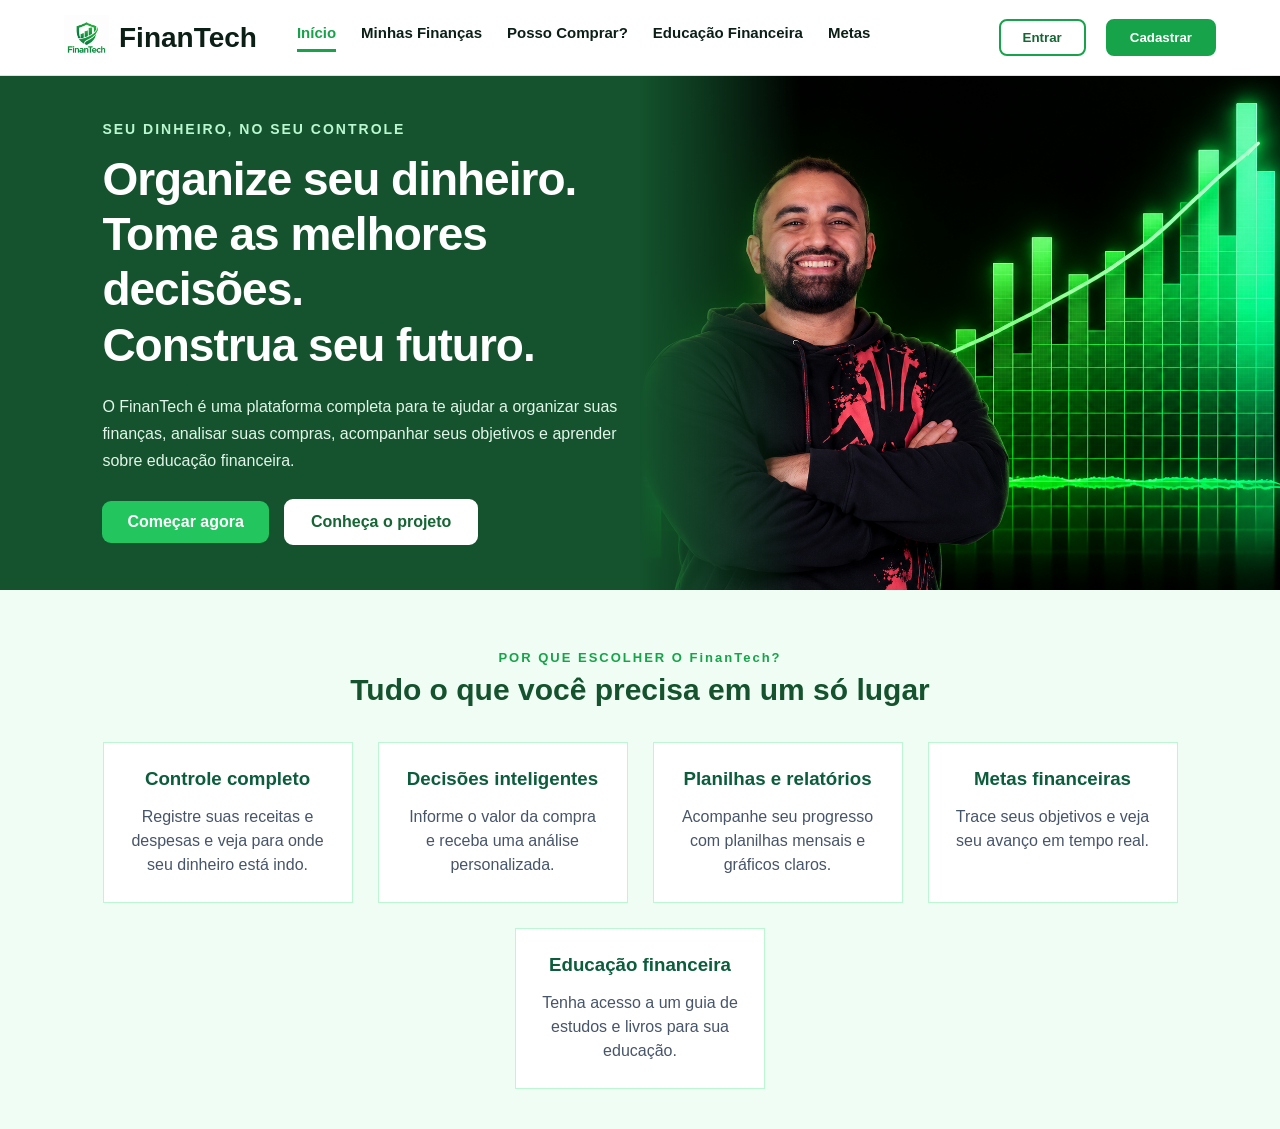
<file: index.html>
<!DOCTYPE html>
<html lang="PT-BR">

<head>
    <meta charset="UTF-8">
    <meta name="viewport" content="width=device-width, initial-scale=1.0">
    <title>FinanTech</title>
    <link rel="stylesheet" href="style.css">
</head>

<body>

    <header>
        <section class="inicio">

            <a href="index.html" class="logo">
                <img src="img/logo FINANTECH.png" alt="Logo FinanTech">
                <h1>FinanTech</h1>
            </a>


            <nav class="nav">
                <a href="index.html"class="active">Início</a>
                <a href="minhasfinanças.html">Minhas Finanças</a>
                <a href="possocomprar.html">Posso Comprar?</a>
                <a href="EducaçãoFinanceira.html">Educação Financeira</a>
                <a href="metas.html">Metas</a>
            </nav>

        </section>

        <section id="acoes-usuario" class="acoes-usuario">
            <a href="loginEntrar.html">
                <button>Entrar</button>
            </a>

            <a href="loginCadastrar.html">
                <button class="cadastrar">Cadastrar</button>
            </a>
        </section>
    </header>


    <p id="mensagem-boas-vindas" class="mensagem-boas-vindas" aria-live="polite" hidden></p>

    <section class="telaaa">

        <section class="tela">

            <p>SEU DINHEIRO, NO SEU CONTROLE</p>

            <h1>Organize seu dinheiro.</h1>

            <h1 class="telaa">
                Tome as melhores decisões.
            </h1>

            <h1>Construa seu futuro.</h1>

            <p id="frase">
                O FinanTech é uma plataforma completa para te ajudar a organizar
                suas finanças, analisar suas compras, acompanhar seus objetivos
                e aprender sobre educação financeira.
            </p>

            <section class="botoesprinc">

                <button class="comecar">
                    <h4>Começar agora</h4>
                </button>

                <button class="projeto">
                    <h4>Conheça o projeto</h4>
                </button>

            </section>

        </section>


        <section class="imagem-hero">
            <img src="img/ALEQUIS.png" alt="Finanças FinanTech">
        </section>

    </section>


    <footer>

        <p>POR QUE ESCOLHER O FinanTech?</p>

        <h1>
            Tudo o que você precisa em um só lugar
        </h1>

        <section class="card">

            <section class="item">
                <h3>Controle completo</h3>

                <p>
                    Registre suas receitas e despesas e veja para onde
                    seu dinheiro está indo.
                </p>
            </section>

            <section class="item">
                <h3>Decisões inteligentes</h3>

                <p>
                    Informe o valor da compra e receba uma análise
                    personalizada.
                </p>
            </section>

            <section class="item">
                <h3>Planilhas e relatórios</h3>

                <p>
                    Acompanhe seu progresso com planilhas mensais
                    e gráficos claros.
                </p>
            </section>

            <section class="item">
                <h3>Metas financeiras</h3>

                <p>
                    Trace seus objetivos e veja seu avanço em tempo real.
                </p>
            </section>

            <section class="item">
                <h3>Educação financeira</h3>

                <p>
                    Tenha acesso a um guia de estudos e livros para
                    sua educação.
                </p>
            </section>

        </section>

    </footer>
    <script src="script.js"></script>
</body>

</html>
</file>
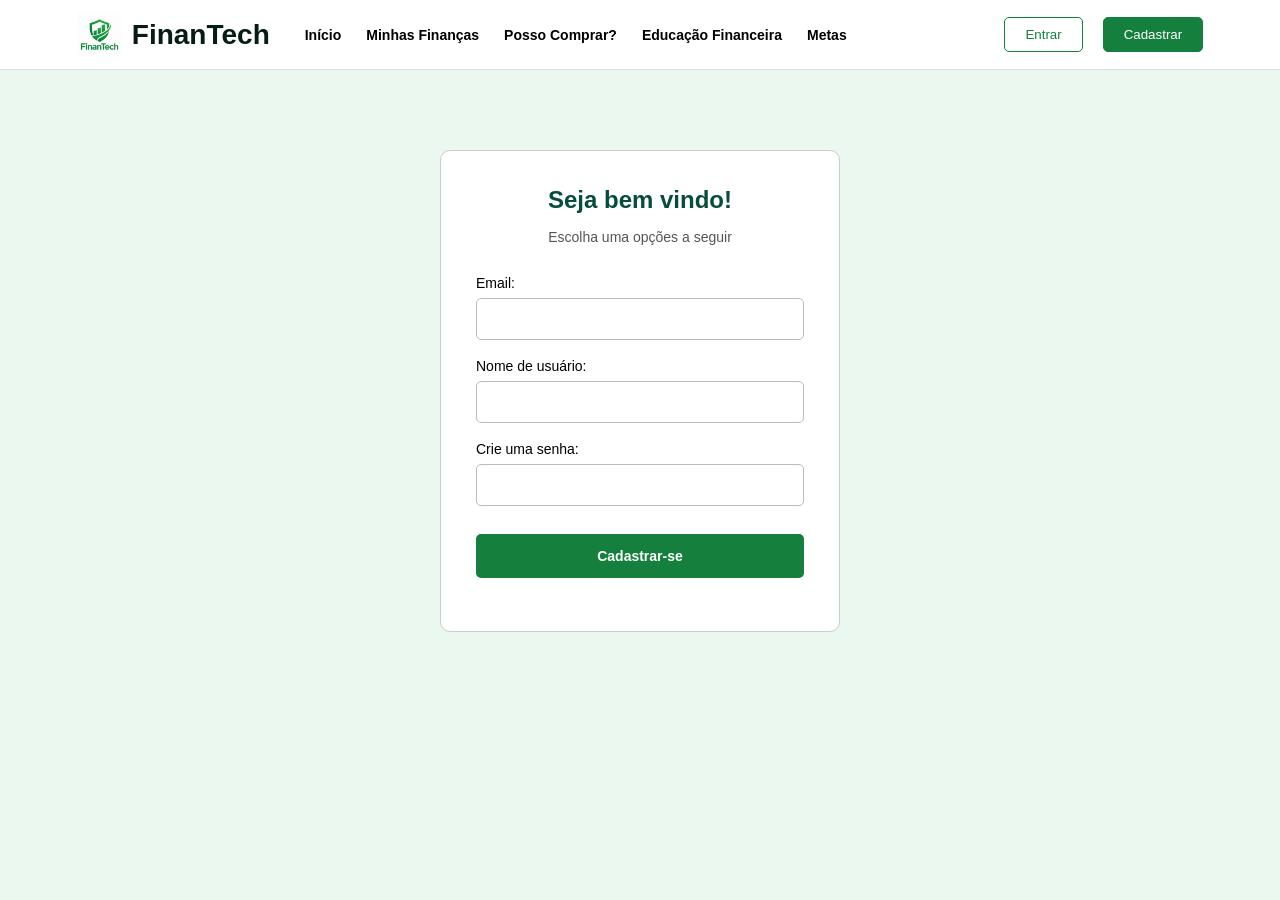
<file: loginCadastrar.html>
<!DOCTYPE html>
<html lang="PT-BR">

<head>
    <meta charset="UTF-8">
    <meta name="viewport" content="width=device-width, initial-scale=1.0">
    <title>FinanTech</title>
</head>
<link rel="stylesheet" href="styleCADASTRAR.css">

<body>
    <header>

        <section class="inicio">
            <a href="index.html" class="logo">
                <img src="img/logo FINANTECH.png" alt="Logo FinanTech">
                <h1>FinanTech</h1>
            </a>

            <nav class="nav">
                <a href="index.html">Início</a>
                <a href="minhasfinanças.html">Minhas Finanças</a>
                <a href="possocomprar.html">Posso Comprar?</a>
                <a href="EducaçãoFinanceira.html">Educação Financeira</a>
                <a href="metas.html">Metas</a>
            </nav>
        </section>
        <section id="acoes-usuario" class="acoes-usuario">
            <a href="loginEntrar.html">
                <button>Entrar</button>
            </a>
            <a href="loginCadastrar.html">
                <button class="cadastrar">Cadastrar</button>
            </a>
        </section>
    </header>

    <section class="login">
        <h2>Seja bem vindo!</h2>
        <h3>Escolha uma opções a seguir</h3>
        <form method="POST" action="api/login">
            <label for="mail">Email: </label>
            <input type="email" id="mail" name="mail" />
            <br />
            <label for="usuario">Nome de usuário:</label>
            <input type="text" id="usuario" name="usuario" />
            <br />
            <label for="pw">Crie uma senha: </label>
            <input type="password" id="pw" name="pw" />
            <br />
            <input type="submit" value="Cadastrar-se" />
            <br />
        </form>

    </section>
    <script src="script.js"></script>
    <script src="loginCADASTRO.js"></script>
</body>

</html>
</file>
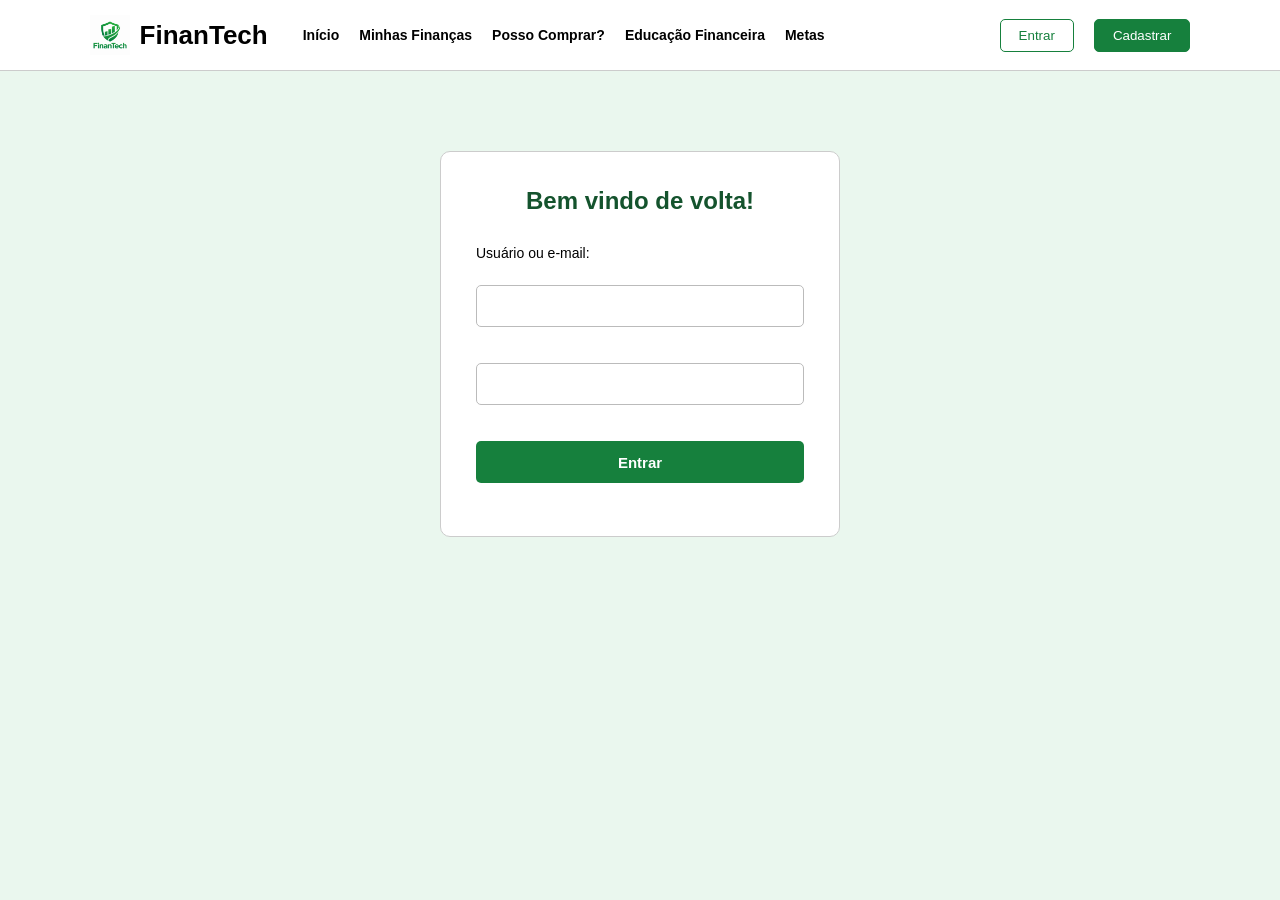
<file: loginEntrar.html>
<!DOCTYPE html>
<html lang="PT-BR">
<head>
    <meta charset="UTF-8">
    <meta name="viewport" content="width=device-width, initial-scale=1.0">
    <title>FinanTech</title>
    <link rel="stylesheet" href="styleLOGINentrar.css">
</head>
<body>
    <header>
        <section class="inicio">
            <a href="index.html" class="logo">
                <img src="img/logo FINANTECH.png" alt="Logo FinanTech">
                <h1>FinanTech</h1>
            </a>
           
        <nav class="nav">
            <a href="index.html">Início</a>
            <a href="minhasfinanças.html" class="active">Minhas Finanças</a>
            <a href="possocomprar.html">Posso Comprar?</a>
            <a href="EducaçãoFinanceira.html">Educação Financeira</a>
            <a href="metas.html">Metas</a>
        </nav>
        </section>
        <section id="acoes-usuario" class="acoes-usuario">
            <a href="loginEntrar.html">
                <button>Entrar</button>
            </a>
            <a href="loginCadastrar.html">
                <button class="cadastrar">Cadastrar</button>
            </a>
        </section>
    </header>
        <section class="Login">
            <h2>Bem vindo de volta!</h2>
            <p id="mensagem-login" class="mensagem-login" role="alert" aria-live="polite" hidden></p>

            <form id="form-login" novalidate>
                <label for="mail">Usuário ou e-mail:</label><br>
                <input type="email" id="mail" name="mail"><br>
                <input type="password" id="pw" name="pw"><br>           
                <input type="submit" value="Entrar" />
                <br />

            </form>

        </section>
        <script src="script.js"></script>
        <script src="loginENTRAR.js"></script>
</body>
</html>
</file>
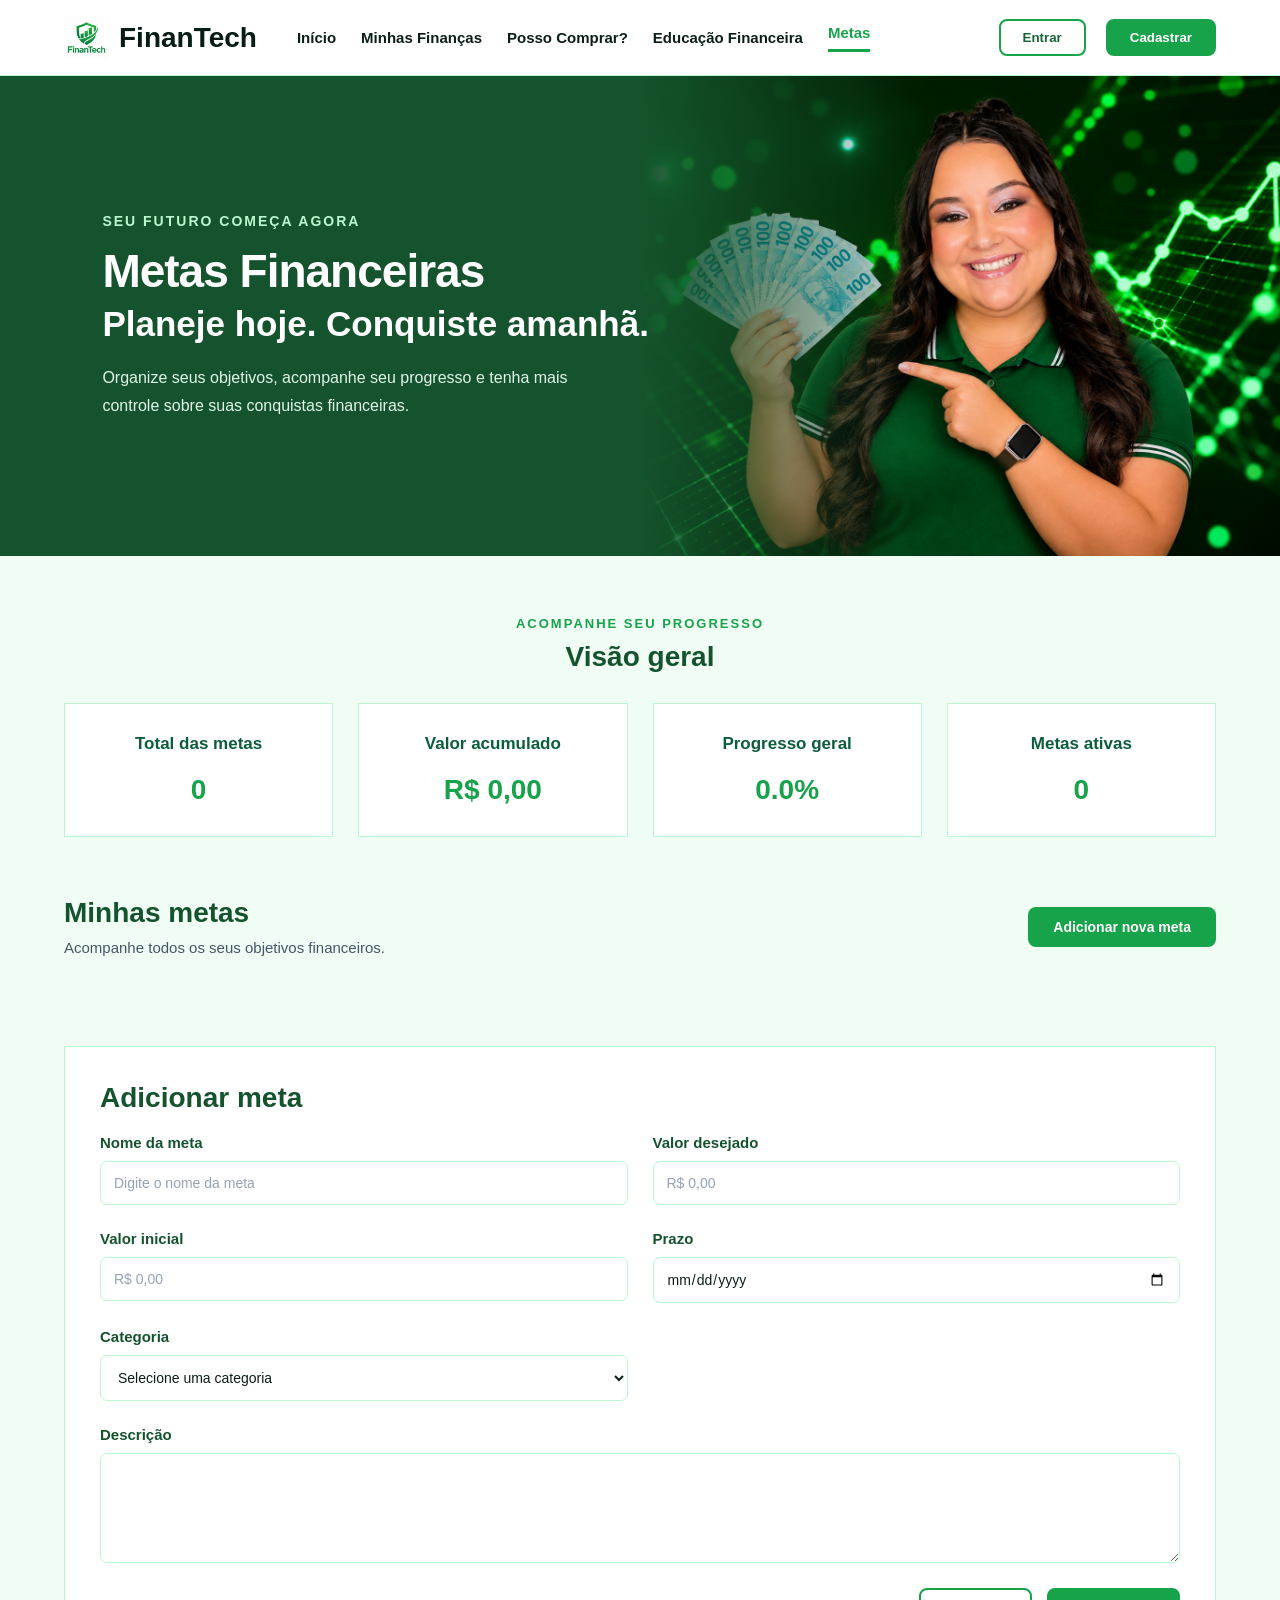
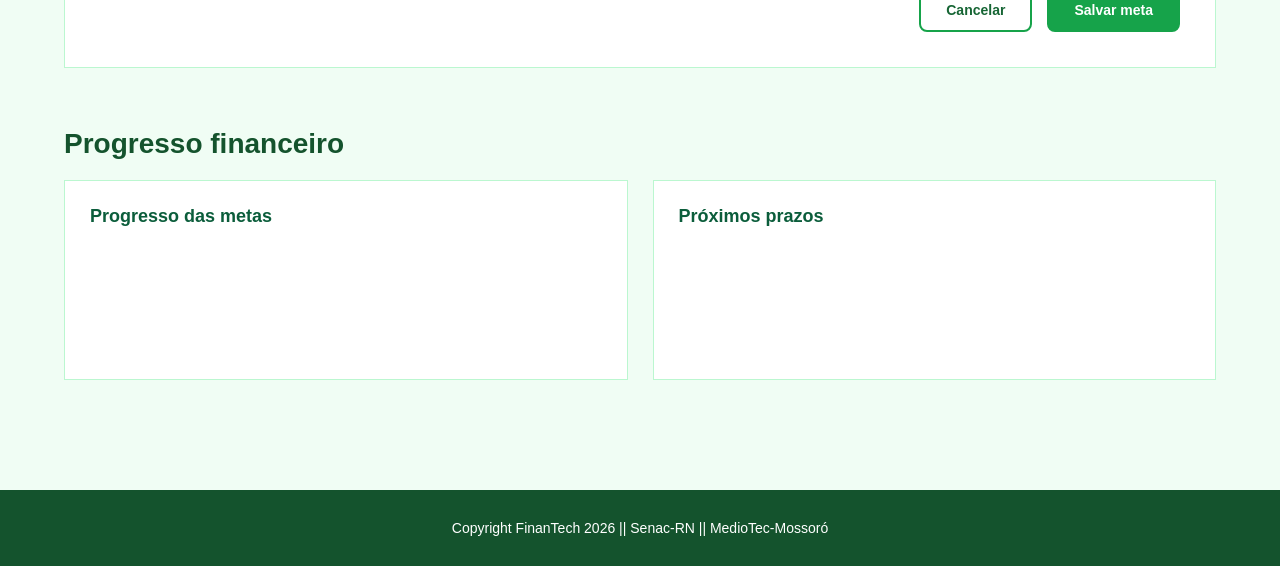
<file: metas.html>
<!DOCTYPE html>
<html lang="pt-BR">

<head>
    <meta charset="UTF-8">
    <meta name="viewport" content="width=device-width, initial-scale=1.0">
    <title>Metas Financeiras - FinanTech</title>
    <link rel="stylesheet" href="styleMETAS.css">
</head>

<body>

    <header>
        <section class="inicio">

            <a href="index.html" class="logo">
                <img src="img/logo FINANTECH.png" alt="Logo FinanTech">
                <h1>FinanTech</h1>
            </a>


            <nav class="nav">
                <a href="index.html">Início</a>
                <a href="minhasfinanças.html" >Minhas Finanças</a>
                <a href="possocomprar.html">Posso Comprar?</a>
                <a href="EducaçãoFinanceira.html">Educação Financeira</a>
                <a href="metas.html" class="active">Metas</a>
            </nav>
        </section>

        <section id="acoes-usuario" class="botoes acoes-usuario">
            <a href="loginEntrar.html">
                <button>Entrar</button>
            </a>

            <a href="loginCadastrar.html">
                <button class="cadastrar">Cadastrar</button>
            </a>
        </section>
    </header>

    <main>

        <section class="apresentacao">
            <p>SEU FUTURO COMEÇA AGORA</p>
            <h1>Metas Financeiras</h1>
            <h2>Planeje hoje. Conquiste amanhã.</h2>
            <p class="descricao">
                Organize seus objetivos, acompanhe seu progresso
                e tenha mais controle sobre suas conquistas financeiras.
            </p>

            <section class="imagem-hero">
                <img src="img/yasmim atualizada.png" alt="yasmim">
            </section>
            
        </section>

        <section class="conteudo">
            <section class="visao-geral">

                <p class="subtitulo">ACOMPANHE SEU PROGRESSO</p>
                <h2>Visão geral</h2>

                <section class="indicadores">

                    <article class="indicador">
                        <h3>Total das metas</h3>
                        <p id="total-metas">0</p>
                    </article>

                    <article class="indicador">
                        <h3>Valor acumulado</h3>
                        <p id="valor-acumulado">R$ 0,00</p>
                    </article>

                    <article class="indicador">
                        <h3>Progresso geral</h3>
                        <p id="progresso-geral">0%</p>
                    </article>

                    <article class="indicador">
                        <h3>Metas ativas</h3>
                        <p id="metas-ativas">0</p>
                    </article>

                </section>
            </section>

            <section class="minhas-metas">
                <section class="titulo-metas">
                    <div>
                        <h2>Minhas metas</h2>
                        <p>Acompanhe todos os seus objetivos financeiros.</p>
                    </div>

                    <button type="button" id="adicionar-meta">
                        Adicionar nova meta
                    </button>
                </section>

                <section id="lista-metas">
                    <article class="meta">

                        <header class="cabecalho-meta">
                            <div>
                                <h3>Minha primeira meta</h3>
                                <p>Comece a planejar seu objetivo.</p>
                            </div>

                            <button type="button">Opções</button>
                        </header>

                        <div class="progresso-meta">
                            <p>Progresso</p>
                            <progress value="0" max="100"></progress>
                            <span>0%</span>
                        </div>

                        <section class="informacoes-meta">

                            <div>
                                <p>Valor atual</p>
                                <h4>R$ 0,00</h4>
                            </div>

                            <div>
                                <p>Valor objetivo</p>
                                <h4>R$ 0,00</h4>
                            </div>

                            <div>
                                <p>Prazo</p>
                                <h4>Não definido</h4>
                            </div>

                        </section>
                    </article>
                </section>
            </section>

            <section class="adicionar">
                <h2>Adicionar meta</h2>
                <form id="form-meta">

                    <div>
                        <label for="nome-meta">Nome da meta</label>
                        <input type="text" id="nome-meta" name="nome-meta" placeholder="Digite o nome da meta" required>
                    </div>

                    <div>
                        <label for="valor-meta">Valor desejado</label>
                        <input type="number" id="valor-meta" name="valor-meta" placeholder="R$ 0,00" min="0.01"
                            step="0.01" required>
                    </div>

                    <div>
                        <label for="valor-inicial">Valor inicial</label>
                        <input type="number" id="valor-inicial" name="valor-inicial" placeholder="R$ 0,00" min="0"
                            step="0.01">
                    </div>

                    <div>
                        <label for="prazo-meta">Prazo</label>
                        <input type="date" id="prazo-meta" name="prazo-meta">
                    </div>

                    <div>
                        <label for="categoria-meta">Categoria</label>

                        <select id="categoria-meta" name="categoria-meta">
                            <option value="">Selecione uma categoria</option>
                            <option value="pessoal">Pessoal</option>
                            <option value="casa">Casa</option>
                            <option value="viagem">Viagem</option>
                            <option value="investimento">Investimento</option>
                            <option value="emergencia">Emergência</option>
                            <option value="outros">Outros</option>
                        </select>
                    </div>

                    <div class="campo-descricao">
                        <label for="descricao-meta">Descrição</label>
                        <textarea id="descricao-meta" name="descricao-meta"
                            placeholder="Adicione uma descrição para sua meta">
                        </textarea>
                    </div>

                    <div class="botoes-formulario">
                        <button type="reset" class="cancelar">
                            Cancelar
                        </button>

                        <button type="submit" class="salvar">
                            Salvar meta
                        </button>
                    </div>
                </form>
            </section>

            <section class="financeiro">
                <h2>Progresso financeiro</h2>
                <section class="painel-financeiro">

                    <article class="painel">
                        <h3>Progresso das metas</h3>
                        <div id="grafico-progresso"></div>
                    </article>

                    <article class="painel">
                        <h3>Próximos prazos</h3>
                        <ul id="proximos-prazos"></ul>
                    </article>

                </section>
            </section>
        </section>
    </main>

    <footer>
        <p>
            Copyright FinanTech 2026 || Senac-RN || MedioTec-Mossoró
        </p>
    </footer>

    <script src="metas.js"></script>
</body>

</html>
</file>
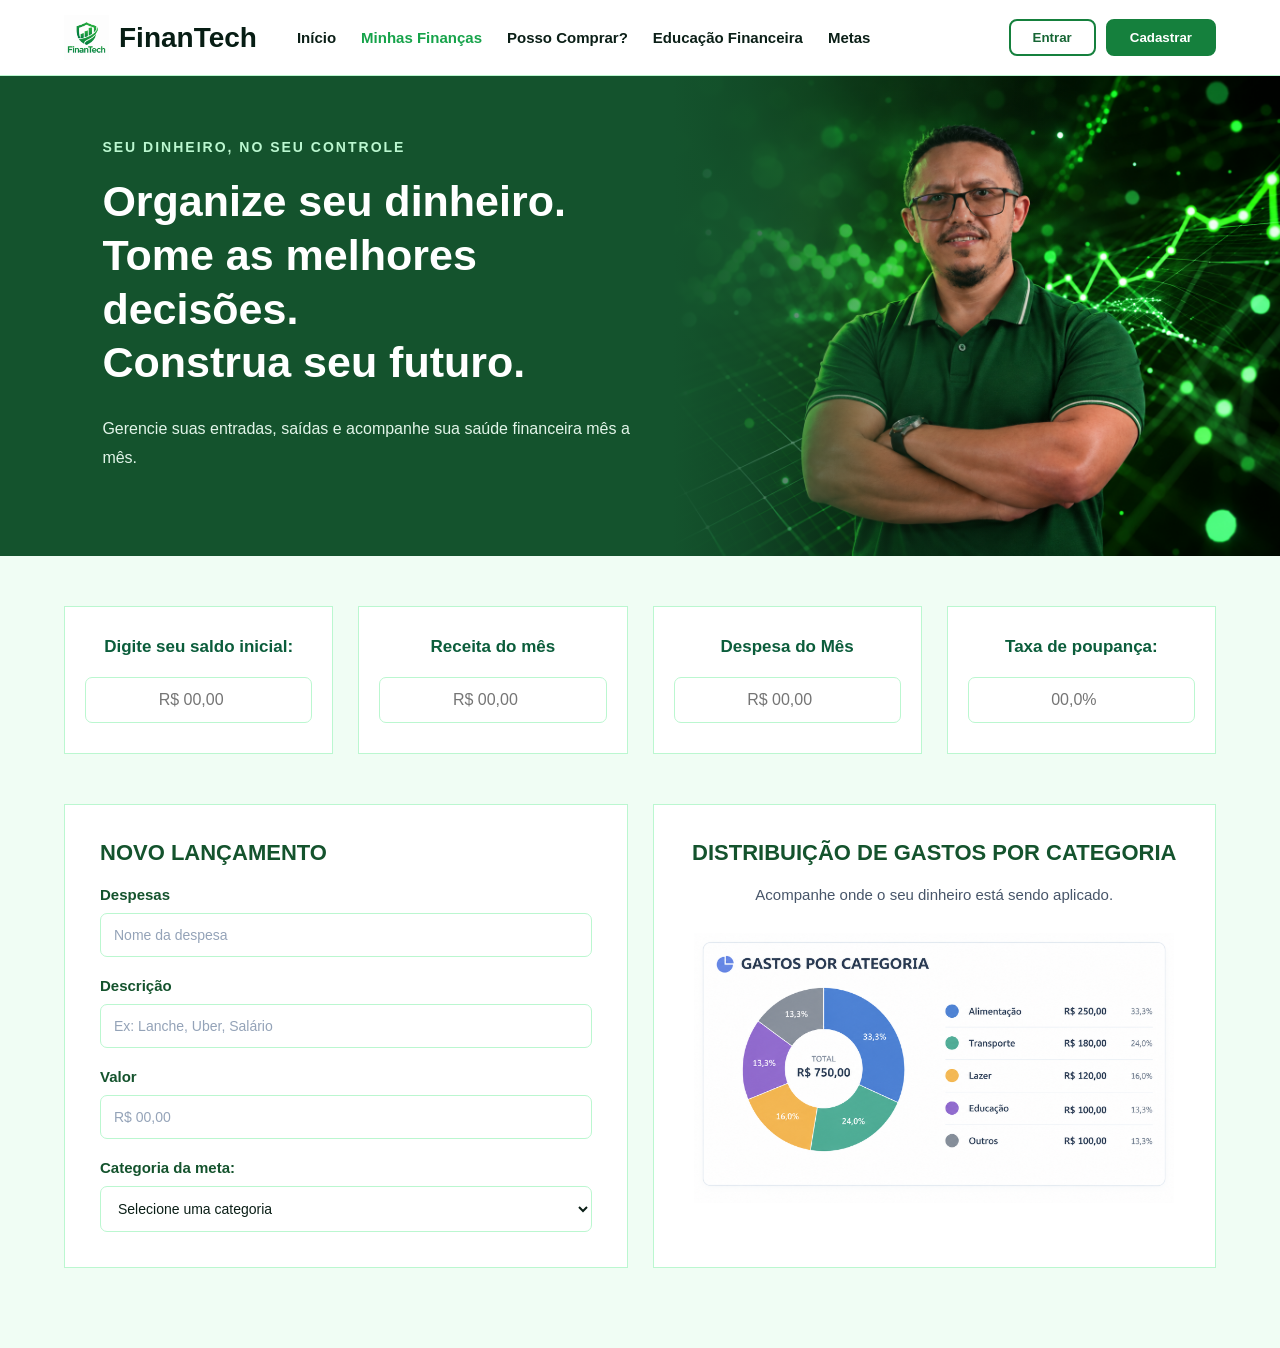
<file: minhasfinanças.html>
<!DOCTYPE html>
<html lang="pt-BR">

<head>
    <meta charset="UTF-8">
    <meta name="viewport" content="width=device-width, initial-scale=1.0">
    <title>Minhas Finanças - FinanTech</title>
    <link rel="stylesheet" href="styleFINANCIAS.css">
</head>

<body>

    <header class="header-principal">

        <div class="logo-area">
            <img src="img/logo FINANTECH.png" class="logo" alt="Logo FinanTech">
            <h1>FinanTech</h1>
        </div>

        <nav class="nav">
            <a href="index.html">Início</a>
            <a href="minhasfinanças.html" class="active">Minhas Finanças</a>
            <a href="possocomprar.html">Posso Comprar?</a>
            <a href="EducaçãoFinanceira.html">Educação Financeira</a>
            <a href="metas.html">Metas</a>
        </nav>

        <div class="botoes-auth">
            <a href="loginEntrar.html">
                <button>Entrar</button>
            </a>

            <a href="loginCadastrar.html">
                <button class="cadastrar">Cadastrar</button>
            </a>
        </div>

    </header>

    <main class="conteudo-principal">

        <section class="banner-boas-vindas">

            <div class="banner-texto">

                <span>SEU DINHEIRO, NO SEU CONTROLE</span>

                <h1>
                    Organize seu dinheiro.<br>
                    Tome as melhores decisões.<br>
                    Construa seu futuro.
                </h1>

                <p>
                    Gerencie suas entradas, saídas e acompanhe
                    sua saúde financeira mês a mês.
                </p>

            </div>

            <div class="banner-imagem">
                <img src="img/Jarmonio.png" alt="Finanças">
            </div>

        </section>

        <section class="grid-cards">

            <div class="card">
                <label for="saldo">Digite seu saldo inicial:</label>
                <input type="number" id="saldo" placeholder="R$ 00,00">
            </div>

            <div class="card">
                <label for="receita">Receita do mês</label>
                <input type="number" id="receita" placeholder="R$ 00,00">
            </div>

            <div class="card">
                <label for="despeza">Despesa do Mês</label>
                <input type="number" id="despeza" placeholder="R$ 00,00">
            </div>

            <div class="card">
                <label for="poupanca">Taxa de poupança:</label>
                <input type="number" id="poupanca" placeholder="00,0%">
            </div>

        </section>

        <section class="grid-painel">

            <div class="painel-formulario">

                <h2>NOVO LANÇAMENTO</h2>

                <label for="despesa-nome">Despesas</label>
                <input type="text" id="despesa-nome" placeholder="Nome da despesa">

                <label for="descricao">Descrição</label>
                <input type="text" id="descricao" placeholder="Ex: Lanche, Uber, Salário">

                <label for="valor">Valor</label>
                <input type="number" id="valor" placeholder="R$ 00,00">

                <label for="categoria">Categoria da meta:</label>

                <select id="categoria" name="categoria" required>
                    <option value="">Selecione uma categoria</option>
                    <option value="pessoal">Pessoal</option>
                    <option value="casa">Casa</option>
                    <option value="viagem">Viagem</option>
                    <option value="investimento">Investimento</option>
                    <option value="emergencia">Emergência</option>
                    <option value="outros">Outros</option>
                    <option value="alimentacao">Alimentação</option>
                </select>

            </div>

            <div class="painel-grafico">

                <h2>DISTRIBUIÇÃO DE GASTOS POR CATEGORIA</h2>

                <p>Acompanhe onde o seu dinheiro está sendo aplicado.</p>

                <img src="img/Painel de Gastos por Categoria.png" alt="Gráfico Demonstrativo">

            </div>

        </section>

    </main>

</body>

</html>
</file>
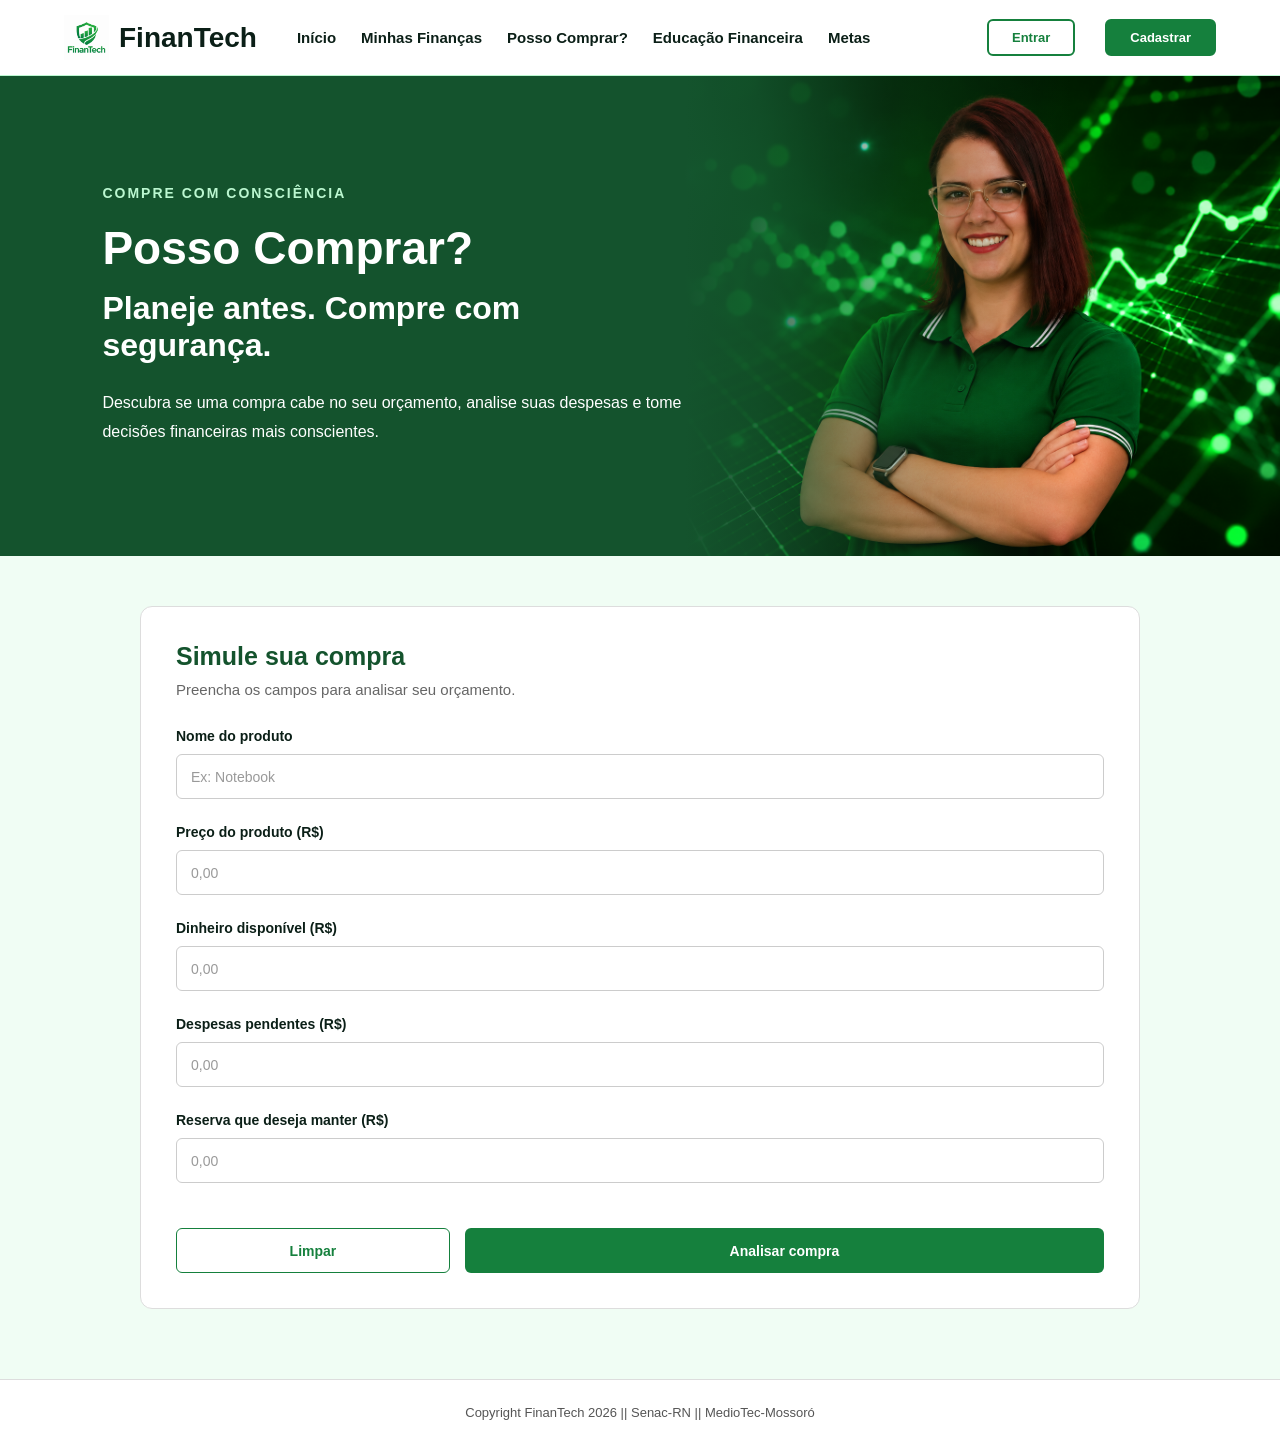
<file: POSSOComprar.html>
<!DOCTYPE html>
<html lang="pt-BR">

<head>
    <meta charset="UTF-8">
    <meta name="viewport" content="width=device-width, initial-scale=1.0">
    <title>Posso Comprar? - FinanTech</title>
    <link rel="stylesheet" href="stylePOSSOComprar.css">
</head>

<body>
    <header>
        <section class="inicio">
            <a href="index.html" class="logo">
                <img src="img/logo FINANTECH.png" alt="Logo FinanTech">
                <h1>FinanTech</h1>
            </a>

            <nav>
                <a href="index.html">Início</a>
                <a href="minhasfinanças.html">Minhas Finanças</a>
                <a href="possoComprar.html">Posso Comprar?</a>
                <a href="EducaçãoFinanceira.html">Educação Financeira</a>
                <a href="metas.html">Metas</a>
            </nav>
        </section>

        <section class="acoes-usuario">
            <a href="loginEntrar.html">
                <button>Entrar</button>
            </a>
            <a href="loginCadastrar.html">
                <button class="cadastrar">Cadastrar</button>
            </a>
        </section>
    </header>

    <main>

        <section class="apresentacao">

            <div class="apresentacao-conteudo">
                <p class="subtitulo">COMPRE COM CONSCIÊNCIA</p>
        
                <h1>Posso Comprar?</h1>
        
                <h2>Planeje antes. Compre com segurança.</h2>
        
                <p class="descricao">
                    Descubra se uma compra cabe no seu orçamento,
                    analise suas despesas e tome decisões financeiras
                    mais conscientes.
                </p>
            </div>
        
            <div class="apresentacao-imagem">
                <img src="img/thainá atualizado.png" alt="Mulher representando educação financeira">
            </div>
        
        </section>
        

        <section class="conteudo">
            <section class="simulador">
                <h2>Simule sua compra</h2>
                <p>Preencha os campos para analisar seu orçamento.</p>

                <form id="form-compra">
                    <div class="campo">
                        <label for="produto">Nome do produto</label>
                        <input type="text" id="produto"
                            placeholder="Ex: Notebook" required>
                    </div>

                    <div class="campo">
                        <label for="preco">Preço do produto (R$)</label>
                        <input type="number" id="preco"
                            placeholder="0,00" min="0.01" step="0.01" required>
                    </div>

                    <div class="campo">
                        <label for="saldo">Dinheiro disponível (R$)</label>
                        <input type="number" id="saldo"
                            placeholder="0,00" min="0" step="0.01" required>
                    </div>

                    <div class="campo">
                        <label for="despesas">Despesas pendentes (R$)</label>
                        <input type="number" id="despesas"
                            placeholder="0,00" min="0" step="0.01" required>
                    </div>

                    <div class="campo">
                        <label for="reserva">Reserva que deseja manter (R$)</label>
                        <input type="number" id="reserva"
                            placeholder="0,00" min="0" step="0.01" required>
                    </div>

                    <div class="botoes">
                        <button type="reset" class="limpar">Limpar</button>
                        <button type="submit" class="analisar">Analisar compra</button>
                    </div>
                </form>
            </section>

            <section class="resultado" id="resultado" hidden>
                <h2>Resultado da análise</h2>
                <h3 id="mensagem"></h3>

                <div class="informacoes">
                    <article>
                        <p>Valor disponível para comprar</p>
                        <h3 id="disponivel">R$ 0,00</h3>
                    </article>

                    <article>
                        <p>Preço do produto</p>
                        <h3 id="valor-produto">R$ 0,00</h3>
                    </article>

                    <article>
                        <p>Saldo após a compra</p>
                        <h3 id="restante">R$ 0,00</h3>
                    </article>
                </div>

                <p id="orientacao"></p>
            </section>
        </section>
    </main>

    <footer>
        <p>Copyright FinanTech 2026 || Senac-RN || MedioTec-Mossoró</p>
    </footer>

    <script src="scriptPOSSOComprar.js"></script>
</body>

</html>
</file>
<file: style.css>
* {
    margin: 0;
    padding: 0;
    box-sizing: border-box;
    font-family: Arial, Helvetica, sans-serif;
}

body {
    background-color: #F0FDF4;
    color: #0B1F17;
    overflow-x: hidden;
}

.logo {
    display: flex;
    align-items: center;
    gap: 10px;
    text-decoration: none;
    color: #071d14;
}

.logo img {
    width: 45px;
    height: 45px;
    object-fit: contain;
}

.logo h1 {
    margin: 0;
    font-size: 28px;
}

header {
    width: 100%;
    padding: 15px 5%;

    display: flex;
    align-items: center;
    justify-content: space-between;

    background-color: #FFFFFF;
    border-bottom: 1px solid #BBF7D0;

    position: relative;
    z-index: 10;
}

.inicio {
    display: flex;
    align-items: center;
    gap: 40px;
}

.inicio h1 {
    color: #0B1F17;
    font-size: 28px;
}

nav {
    display: flex;
    gap: 25px;
}

nav a {
    text-decoration: none;
    color: #0B1F17;
    font-size: 15px;
    font-weight: 600;
    transition: 0.3s;
}

nav a:hover {
    color: #16A34A;
}

header button {
    padding: 9px 22px;

    border-radius: 8px;
    border: 2px solid #16A34A;

    background-color: #FFFFFF;
    color: #166534;

    font-weight: bold;
    cursor: pointer;

    transition: 0.3s;
}

header button:hover {
    background-color: #DCFCE7;
}

header .cadastrar {
    background-color: #16A34A;
    color: #FFFFFF;
    margin-left: 10px;
}

header .cadastrar:hover {
    background-color: #166534;
}

.acoes-usuario {
    display: flex;
    align-items: center;
    gap: 10px;
}

.usuario-logado {
    color: #14532D;
    font-weight: bold;
}

header button.sair {
    margin-left: 0;
    background-color: #16A34A;
    color: #FFFFFF;
}

header button.sair:hover {
    background-color: #166534;
}

.mensagem-boas-vindas {
    margin: 0;
    padding: 12px 5%;
    background-color: #DCFCE7;
    border-bottom: 1px solid #BBF7D0;
    color: #14532D;
    font-size: 15px;
    font-weight: bold;
    text-align: center;
}

.telaaa {
    min-height: 480px;
    width: 100%;

    padding: 45px 8%;

    background-color: #14532D;

    display: flex;
    align-items: center;

    position: relative;
    overflow: hidden;
}

.tela {
    width: 48%;
    max-width: 750px;

    position: relative;
    z-index: 2;
}

.tela > p:first-child {
    color: #BBF7D0;

    font-size: 14px;
    font-weight: bold;

    letter-spacing: 2px;

    margin-bottom: 15px;
}

.tela h1 {
    font-size: 46px;

    color: #FFFFFF;

    line-height: 1.2;

    letter-spacing: -1px;
}

.tela .telaa {
    color: #FFFFFF;
}

#frase {
    max-width: 620px;

    margin-top: 20px;

    font-size: 16px;
    line-height: 1.7;

    color: #E2F5E9;
}

.botoesprinc {
    display: flex;
    align-items: center;
    justify-content: flex-start;

    gap: 15px;

    margin-top: 25px;
}

.botoesprinc button {
    padding: 12px 25px;

    border-radius: 9px;

    cursor: pointer;

    border: none;

    transition: 0.3s;
}

.botoesprinc h4 {
    font-size: 16px;
}

.comecar {
    background-color: #22C55E;
    color: #FFFFFF;
}

.comecar:hover {
    background-color: #15803D;
    transform: translateY(-3px);
}

.projeto {
    background-color: #FFFFFF;

    border: 2px solid #FFFFFF !important;

    color: #166534;
}

.projeto:hover {
    background-color: #DCFCE7;
    transform: translateY(-3px);
}

.imagem-hero {
    position: absolute;

    top: 0;
    right: 0;
    bottom: 0;

    width: 50%;
    height: 100%;

    overflow: hidden;

    z-index: 1;
}

.imagem-hero img {
    width: 100%;
    height: 100%;

    display: block;

    object-fit: cover;
    object-position: center;

    -webkit-mask-image: linear-gradient(
        to right,
        transparent 0%,
        rgba(0, 0, 0, 0.35) 10%,
        #000 25%,
        #000 100%
    );

    mask-image: linear-gradient(
        to right,
        transparent 0%,
        rgba(0, 0, 0, 0.35) 10%,
        #000 25%,
        #000 100%
    );
}

footer {
    background-color: #F0FDF4;

    padding: 60px 5% 40px;

    text-align: center;

    position: relative;
    z-index: 2;
}

footer > p {
    color: #16A34A;

    font-size: 13px;
    font-weight: bold;

    letter-spacing: 2px;

    margin-bottom: 8px;
}

footer > h1 {
    font-size: 30px;

    color: #14532D;

    margin-bottom: 25px;
}

.card {
    display: flex;

    justify-content: center;

    gap: 25px;

    margin-top: 35px;

    flex-wrap: wrap;
}

.item {
    width: 250px;

    padding: 25px;

    background-color: #FFFFFF;

    border: 1px solid #BBF7D0;
}

.item h3 {
    color: #0B5D3B;

    margin-bottom: 15px;
}

.item p {
    color: #475569;

    line-height: 1.5;
}


.nav a.active {
    color: #16A34A;
    font-weight: bold;
    border-bottom: 3px solid #16A34A;
    padding-bottom: 8px;
}


/* RESPONSIVIDADE */

/* NOTEBOOKS */

@media (max-width: 1200px) {
    header {
        padding: 15px 3%;
        gap: 15px;
    }

    .inicio {
        gap: 20px;
    }

    nav {
        gap: 15px;
    }

    nav a {
        font-size: 13px;
    }

    header button {
        padding: 9px 15px;
    }

    .telaaa {
        padding: 45px 5%;
    }

    .tela h1 {
        font-size: 40px;
    }

    .tela {
        width: 50%;
    }

    .imagem-hero {
        width: 50%;
    }
}

/* TABLETS */

@media (max-width: 992px) {
    header {
        flex-direction: column;
        gap: 20px;
        padding: 20px 4%;
    }

    .inicio {
        width: 100%;
        flex-direction: column;
        gap: 20px;
    }

    nav {
        width: 100%;
        justify-content: center;
        flex-wrap: wrap;
        gap: 15px;
    }

    .acoes-usuario {
        justify-content: center;
        flex-wrap: wrap;
    }

    .telaaa {
        min-height: 420px;
        padding: 50px 5%;
    }

    .tela {
        width: 60%;
    }

    .tela h1 {
        font-size: 35px;
    }

    #frase {
        font-size: 15px;
    }

    .imagem-hero {
        width: 45%;
    }

    .card {
        gap: 20px;
    }

    .item {
        width: 45%;
        max-width: 300px;
    }
}

/* CELULARES */

@media (max-width: 600px) {
    header {
        padding: 15px 4%;
        gap: 15px;
    }

    .inicio {
        gap: 15px;
    }

    .logo img {
        width: 38px;
        height: 38px;
    }

    .logo h1,
    .inicio h1 {
        font-size: 24px;
    }

    nav {
        gap: 12px;
        justify-content: center;
    }

    nav a {
        font-size: 12px;
        text-align: center;
    }

    .nav a.active {
        padding-bottom: 4px;
        border-bottom-width: 2px;
    }

    .acoes-usuario {
        width: 100%;
        gap: 10px;
    }

    .acoes-usuario a {
        flex: 1;
        min-width: 0;
    }

    .acoes-usuario button {
        padding: 10px 12px;
        font-size: 12px;
    }

    .acoes-usuario a button {
        width: 100%;
    }

    header .cadastrar {
        margin-left: 0;
    }

    .usuario-logado {
        font-size: 13px;
        text-align: center;
    }

    .mensagem-boas-vindas {
        padding: 12px 4%;
        font-size: 13px;
    }

    .telaaa {
        min-height: auto;
        padding: 45px 5%;
        flex-direction: column;
        text-align: center;
    }

    .tela {
        width: 100%;
        max-width: 100%;
        z-index: 2;
    }

    .tela > p:first-child {
        font-size: 12px;
        letter-spacing: 1px;
    }

    .tela h1 {
        font-size: 30px;
        line-height: 1.3;
        letter-spacing: 0;
    }

    #frase {
        font-size: 14px;
        line-height: 1.6;
        margin-top: 18px;
    }

    .botoesprinc {
        justify-content: center;
        flex-wrap: wrap;
        gap: 12px;
        margin-top: 25px;
    }

    .botoesprinc button {
        padding: 12px 18px;
    }

    .botoesprinc h4 {
        font-size: 14px;
    }

    .imagem-hero {
        position: relative;
        width: 100%;
        height: 230px;
        margin-top: 30px;
        border-radius: 10px;
        overflow: hidden;
    }

    .imagem-hero img {
        width: 100%;
        height: 100%;
        object-fit: cover;

        -webkit-mask-image: none;
        mask-image: none;
    }

    footer {
        padding: 40px 5% 30px;
    }

    footer > p {
        font-size: 11px;
        letter-spacing: 1px;
    }

    footer > h1 {
        font-size: 25px;
    }

    .card {
        flex-direction: column;
        align-items: center;
        gap: 15px;
        margin-top: 25px;
    }

    .item {
        width: 100%;
        max-width: 400px;
        padding: 22px;
    }

    .item h3 {
        font-size: 18px;
    }

    .item p {
        font-size: 14px;
    }
}

/* CELULARES PEQUENOS */

@media (max-width: 360px) {
    .logo h1,
    .inicio h1 {
        font-size: 21px;
    }

    nav {
        gap: 9px;
    }

    nav a {
        font-size: 11px;
    }

    .tela h1 {
        font-size: 26px;
    }

    #frase {
        font-size: 13px;
    }

    .botoesprinc {
        flex-direction: column;
        align-items: stretch;
    }

    .botoesprinc button {
        width: 100%;
    }

    .imagem-hero {
        height: 190px;
    }

    footer > h1 {
        font-size: 22px;
    }

    .item {
        padding: 18px;
    }
}
</file>
<file: styleCADASTRAR.css>
/* CONFIGURAÇÕES GERAIS */
* {
    margin: 0;
    padding: 0;
    box-sizing: border-box;
    font-family: Arial, Helvetica, sans-serif;
}

body {
    background-color: #EAF8EF;
    color: #0B1F17;
}

/* CABEÇALHO */
header {
    width: 100%;
    padding: 12px 6%;
    background-color: white;

    display: flex;
    align-items: center;
    justify-content: space-between;
    gap: 20px;

    border-bottom: 1px solid #ddd;
}

.inicio {
    display: flex;
    align-items: center;
    gap: 35px;
}

.logo {
    display: flex;
    align-items: center;
    gap: 10px;
    text-decoration: none;
}

.logo img {
    width: 45px;
    height: 45px;
    object-fit: contain;
}

.logo h1 {
    color: #071d14;
    font-size: 28px;
}

/* MENU */
.nav {
    display: flex;
    align-items: center;
    gap: 25px;
}

.nav a {
    text-decoration: none;
    color: black;
    font-size: 14px;
    font-weight: bold;
}

.nav a:hover,
.nav a.active {
    color: #15803D;
}

/* BOTÕES DO CABEÇALHO */
.acoes-usuario {
    display: flex;
    gap: 20px;
}

.acoes-usuario button {
    padding: 9px 20px;
    background-color: white;
    color: #15803D;
    border: 1px solid #15803D;
    border-radius: 5px;
    cursor: pointer;
}

.acoes-usuario .cadastrar {
    background-color: #15803D;
    color: white;
}

.acoes-usuario button:hover {
    background-color: #DCFCE7;
}

.acoes-usuario .cadastrar:hover {
    background-color: #166534;
}

/* ÁREA DE CADASTRO */
.login {
    background-color: white;
    width: 400px;
    max-width: 90%;
    margin: 80px auto;
    padding: 35px;

    border: 1px solid #ccc;
    border-radius: 10px;
}

/* TÍTULOS */
.login h2 {
    text-align: center;
    color: #064E3B;
    font-size: 24px;
    margin-bottom: 15px;
}

.login h3 {
    text-align: center;
    font-size: 14px;
    font-weight: normal;
    color: #555;
    margin-bottom: 30px;
}

/* FORMULÁRIO */
.login form {
    display: flex;
    flex-direction: column;
}

.login label {
    font-size: 14px;
    margin-bottom: 7px;
    color: black;
}

.login input {
    width: 100%;
    padding: 12px;
    border: 1px solid #bbb;
    border-radius: 5px;
    font-size: 14px;
    outline: none;
}

.login input:focus {
    border-color: #15803D;
}

/* BOTÃO CADASTRAR */
.login input[type="submit"] {
    background-color: #15803D;
    color: white;
    border: none;
    font-size: 14px;
    font-weight: bold;
    cursor: pointer;
    margin-top: 10px;
    padding: 14px;
}

.login input[type="submit"]:hover {
    background-color: #166534;
}

/* RESPONSIVIDADE */
@media (max-width: 900px) {
    header {
        flex-wrap: wrap;
        justify-content: center;
    }

    .inicio {
        flex-wrap: wrap;
        justify-content: center;
    }

    .nav {
        flex-wrap: wrap;
        justify-content: center;
        gap: 15px;
    }

    .login {
        margin: 50px auto;
    }
}
</file>
<file: styleLOGINentrar.css>
* {
    margin: 0;
    padding: 0;
    box-sizing: border-box;
    font-family: Arial, Helvetica, sans-serif;
}

body {
    background-color: #eaf7ee;
}

header {
    width: 100%;
    padding: 15px 7%;
    display: flex;
    align-items: center;
    justify-content: space-between;
    background-color: white;
    border-bottom: 1px solid #ccc;
}

.inicio {
    display: flex;
    align-items: center;
    gap: 35px;
}

.logo {
    display: flex;
    align-items: center;
    gap: 10px;
    text-decoration: none;
    color: black;
}

.logo img {
    width: 40px;
    height: 40px;
}

.logo h1 {
    font-size: 26px;
}

nav {
    display: flex;
    gap: 20px;
}

nav a {
    text-decoration: none;
    color: black;
    font-size: 14px;
    font-weight: bold;
}

nav a:hover {
    color: #16803d;
}

header button {
    padding: 8px 18px;
    border: 1px solid #16803d;
    border-radius: 5px;
    background-color: white;
    color: #16803d;
    cursor: pointer;
}

.cadastrar {
    background-color: #16803d;
    color: white;
    margin-left: 10px;
}

.acoes-usuario {
    display: flex;
    align-items: center;
    gap: 10px;
}

.usuario-logado {
    color: #14532d;
    font-weight: bold;
}

header button.sair {
    margin-left: 0;
    background-color: #16803d;
    color: white;
}

header button.sair:hover {
    background-color: #14532d;
}

.Login {
    width: 400px;
    margin: 80px auto;
    padding: 35px;
    background-color: white;
    border: 1px solid #ccc;
    border-radius: 10px;
}

.Login h2 {
    text-align: center;
    margin-bottom: 30px;
    color: #14532d;
}

.mensagem-login {
    min-height: 20px;
    margin: -12px 0 18px;
    color: #b91c1c;
    font-size: 14px;
    text-align: center;
}

.Login form {
    display: flex;
    flex-direction: column;
}

.Login label {
    margin-bottom: 6px;
    font-size: 14px;
}

.Login input[type="email"],
.Login input[type="password"] {
    height: 42px;
    padding: 10px;
    margin-bottom: 18px;
    border: 1px solid #bbb;
    border-radius: 5px;
    font-size: 14px;
}

.Login input[type="submit"] {
    height: 42px;
    border: none;
    border-radius: 5px;
    background-color: #16803d;
    color: white;
    font-size: 15px;
    font-weight: bold;
    cursor: pointer;
}

.Login input[type="submit"]:hover {
    background-color: #14532d;
}



body {
    overflow-x: hidden;
}

@media (max-width: 1200px) {
    header {
        padding: 15px 3%;
        gap: 15px;
    }

    .inicio {
        gap: 20px;
    }

    nav {
        gap: 12px;
    }

    nav a {
        font-size: 13px;
    }

    header button {
        padding: 8px 12px;
    }
}

@media (max-width: 992px) {
    header {
        flex-direction: column;
        gap: 20px;
        padding: 20px 4%;
    }

    .inicio {
        width: 100%;
        flex-direction: column;
        gap: 20px;
    }

    nav {
        width: 100%;
        display: flex;
        justify-content: center;
        flex-wrap: wrap;
        gap: 15px;
    }

    .acoes-usuario {
        justify-content: center;
        flex-wrap: wrap;
    }

    .Login {
        width: 90%;
        max-width: 400px;
        margin: 60px auto;
    }
}

@media (max-width: 600px) {
    header {
        padding: 15px 4%;
        gap: 15px;
    }

    .inicio {
        gap: 15px;
    }

    .logo img {
        width: 35px;
        height: 35px;
    }

    .logo h1 {
        font-size: 23px;
    }

    nav {
        gap: 12px;
        justify-content: center;
    }

    nav a {
        font-size: 12px;
        text-align: center;
    }

    .acoes-usuario {
        width: 100%;
        gap: 10px;
    }

    .acoes-usuario a {
        flex: 1;
        min-width: 0;
    }

    .acoes-usuario button {
        padding: 10px 12px;
        font-size: 12px;
    }

    .acoes-usuario a button {
        width: 100%;
    }

    .cadastrar {
        margin-left: 0;
    }

    .usuario-logado {
        font-size: 13px;
        text-align: center;
    }

    .Login {
        width: 92%;
        max-width: 400px;
        margin: 40px auto;
        padding: 25px 20px;
    }

    .Login h2 {
        font-size: 23px;
        margin-bottom: 25px;
    }

    .Login label {
        font-size: 13px;
    }

    .Login input[type="email"],
    .Login input[type="password"] {
        width: 100%;
        height: 44px;
        font-size: 16px;
    }

    .Login input[type="submit"] {
        width: 100%;
        height: 45px;
        font-size: 14px;
    }

    .mensagem-login {
        font-size: 13px;
    }
}

@media (max-width: 360px) {
    .logo h1 {
        font-size: 21px;
    }

    nav {
        gap: 9px;
    }

    nav a {
        font-size: 11px;
    }

    .Login {
        width: 94%;
        padding: 20px 15px;
        margin: 30px auto;
    }

    .Login h2 {
        font-size: 21px;
    }

    header button {
        padding: 8px 10px;
        font-size: 11px;
    }
}
</file>
<file: styleMETAS.css>
* {
    margin: 0;
    padding: 0;
    box-sizing: border-box;
    font-family: Arial, Helvetica, sans-serif;
}

body {
    background-color: #F0FDF4;
    color: #0B1F17;
    overflow-x: hidden;
}

.logo {
    display: flex;
    align-items: center;
    gap: 10px;
    text-decoration: none;
    color: #071d14;
}

.logo img {
    width: 45px;
    height: 45px;
    object-fit: contain;
}

.logo h1 {
    font-size: 28px;
}

body > header {
    width: 100%;
    padding: 15px 5%;
    display: flex;
    align-items: center;
    justify-content: space-between;
    gap: 20px;
    background-color: #FFFFFF;
    border-bottom: 1px solid #BBF7D0;
}

.inicio {
    display: flex;
    align-items: center;
    gap: 40px;
}

nav {
    display: flex;
    align-items: center;
    gap: 25px;
}

nav a {
    text-decoration: none;
    color: #0B1F17;
    font-size: 15px;
    font-weight: 600;
    transition: 0.3s;
}

nav a:hover {
    color: #16A34A;
}

.nav a.active {
    color: #16A34A;
    font-weight: bold;
    border-bottom: 3px solid #16A34A;
    padding-bottom: 8px;
}

header button {
    padding: 9px 22px;
    border-radius: 8px;
    border: 2px solid #16A34A;
    background-color: #FFFFFF;
    color: #166534;
    font-weight: bold;
    cursor: pointer;
    transition: 0.3s;
}

header button:hover {
    background-color: #DCFCE7;
}

header .cadastrar {
    background-color: #16A34A;
    color: #FFFFFF;
    margin-left: 10px;
}

header .cadastrar:hover {
    background-color: #166534;
}

.acoes-usuario {
    display: flex;
    align-items: center;
    gap: 10px;
}

.usuario-logado {
    color: #14532D;
    font-weight: bold;
}

header button.sair {
    margin-left: 0;
    background-color: #16A34A;
    color: #FFFFFF;
}

header button.sair:hover {
    background-color: #166534;
}

.apresentacao {
    position: relative;
    width: 100%;
    min-height: 480px;
    padding: 60px 8%;
    background-color: #14532D;
    display: flex;
    flex-direction: column;
    align-items: flex-start;
    justify-content: center;
    overflow: hidden;
}

.apresentacao > p,
.apresentacao > h1,
.apresentacao > h2 {
    position: relative;
    z-index: 3;
    max-width: 52%;
}

.apresentacao > p:first-child {
    color: #BBF7D0;
    font-size: 14px;
    font-weight: bold;
    letter-spacing: 2px;
    margin-bottom: 15px;
}

.apresentacao h1 {
    font-size: 46px;
    color: #FFFFFF;
    line-height: 1.2;
    letter-spacing: -1px;
}

.apresentacao h2 {
    font-size: 35px;
    color: #FFFFFF;
    margin-top: 5px;
}

.apresentacao .descricao {
    max-width: 520px;
    margin-top: 20px;
    font-size: 16px;
    line-height: 1.7;
    color: #E2F5E9;
}

.imagem-hero {
    position: absolute;
    top: 0;
    right: 0;
    width: 50%;
    height: 100%;
    overflow: hidden;
    z-index: 1;
}

.imagem-hero img {
    display: block;
    width: 100%;
    height: 100%;
    object-fit: cover;
    object-position: center;
}

.imagem-hero::before {
    content: "";
    position: absolute;
    top: 0;
    left: 0;
    width: 45%;
    height: 100%;
    background: linear-gradient(
        to right,
        #14532D,
        transparent
    );
    z-index: 2;
    pointer-events: none;
}

.conteudo {
    width: 90%;
    max-width: 1300px;
    margin: 0 auto;
    padding: 60px 0 80px;
}

.conteudo h2 {
    font-size: 28px;
    color: #14532D;
    margin-bottom: 20px;
}

.conteudo h3 {
    color: #0B5D3B;
}

.subtitulo {
    color: #16A34A;
    font-size: 13px;
    font-weight: bold;
    letter-spacing: 2px;
    margin-bottom: 10px;
}

.visao-geral {
    margin-bottom: 60px;
    text-align: center;
}

.indicadores {
    display: grid;
    grid-template-columns: repeat(4, 1fr);
    gap: 25px;
    margin-top: 30px;
}

.indicador {
    background-color: #FFFFFF;
    border: 1px solid #BBF7D0;
    padding: 30px 20px;
    text-align: center;
}

.indicador h3 {
    font-size: 17px;
    margin-bottom: 20px;
}

.indicador p {
    font-size: 28px;
    font-weight: bold;
    color: #16A34A;
}

.minhas-metas {
    margin-bottom: 60px;
}

.titulo-metas {
    display: flex;
    align-items: center;
    justify-content: space-between;
    gap: 20px;
    margin-bottom: 30px;
}

.titulo-metas h2 {
    margin-bottom: 10px;
}

.titulo-metas p {
    color: #475569;
    font-size: 15px;
}

#adicionar-meta {
    padding: 12px 25px;
    background-color: #16A34A;
    color: #FFFFFF;
    border: none;
    border-radius: 8px;
    font-size: 14px;
    font-weight: bold;
    cursor: pointer;
    transition: 0.3s;
}

#adicionar-meta:hover {
    background-color: #166534;
}

#lista-metas {
    display: grid;
    grid-template-columns: repeat(2, 1fr);
    gap: 25px;
}

.meta {
    background-color: #FFFFFF;
    border: 1px solid #BBF7D0;
    padding: 25px;
}

.cabecalho-meta {
    display: flex;
    align-items: center;
    justify-content: space-between;
    gap: 15px;
    margin-bottom: 25px;
}

.cabecalho-meta h3 {
    font-size: 20px;
    margin-bottom: 8px;
}

.cabecalho-meta p {
    color: #475569;
    font-size: 14px;
}

.cabecalho-meta button {
    padding: 8px 15px;
    border: 1px solid #16A34A;
    background-color: #FFFFFF;
    color: #166534;
    border-radius: 7px;
    cursor: pointer;
}

.cabecalho-meta button:hover {
    background-color: #DCFCE7;
}

.progresso-meta {
    margin-bottom: 25px;
}

.progresso-meta p {
    color: #475569;
    font-size: 15px;
    margin-bottom: 10px;
}

.progresso-meta progress {
    width: 100%;
    height: 14px;
    accent-color: #16A34A;
}

.progresso-meta span {
    display: block;
    text-align: right;
    font-size: 14px;
    font-weight: bold;
    color: #16A34A;
    margin-top: 8px;
}

.informacoes-meta {
    display: grid;
    grid-template-columns: repeat(3, 1fr);
    gap: 15px;
}

.informacoes-meta p {
    color: #475569;
    font-size: 13px;
    margin-bottom: 8px;
}

.informacoes-meta h4 {
    color: #14532D;
    font-size: 15px;
}

.adicionar {
    background-color: #FFFFFF;
    border: 1px solid #BBF7D0;
    padding: 35px;
    margin-bottom: 60px;
}

#form-meta {
    display: grid;
    grid-template-columns: repeat(2, 1fr);
    gap: 25px;
}

#form-meta > div {
    display: flex;
    flex-direction: column;
    gap: 10px;
}

#form-meta label {
    font-size: 15px;
    font-weight: bold;
    color: #14532D;
}

#form-meta input,
#form-meta select,
#form-meta textarea {
    width: 100%;
    padding: 13px;
    border: 1px solid #BBF7D0;
    border-radius: 7px;
    background-color: #FFFFFF;
    color: #0B1F17;
    font-size: 14px;
    outline: none;
}

#form-meta input:focus,
#form-meta select:focus,
#form-meta textarea:focus {
    border-color: #16A34A;
}

#form-meta input::placeholder,
#form-meta textarea::placeholder {
    color: #94A3B8;
}

#form-meta textarea {
    min-height: 110px;
    resize: vertical;
}

.campo-descricao {
    grid-column: 1 / 3;
}

#form-meta .botoes-formulario {
    grid-column: 1 / 3;
    display: flex;
    flex-direction: row;
    justify-content: flex-end;
    gap: 15px;
}

.botoes-formulario button {
    padding: 12px 25px;
    border-radius: 8px;
    font-size: 14px;
    font-weight: bold;
    cursor: pointer;
    transition: 0.3s;
}

.cancelar {
    background-color: #FFFFFF;
    color: #166534;
    border: 2px solid #16A34A;
}

.cancelar:hover {
    background-color: #DCFCE7;
}

.salvar {
    background-color: #16A34A;
    color: #FFFFFF;
    border: 2px solid #16A34A;
}

.salvar:hover {
    background-color: #166534;
    border-color: #166534;
}

.financeiro {
    margin-bottom: 30px;
}

.painel-financeiro {
    display: grid;
    grid-template-columns: repeat(2, 1fr);
    gap: 25px;
}

.painel {
    min-height: 200px;
    background-color: #FFFFFF;
    border: 1px solid #BBF7D0;
    padding: 25px;
}

.painel h3 {
    font-size: 18px;
    margin-bottom: 20px;
}

#grafico-progresso {
    width: 100%;
    min-height: 100px;
}

#proximos-prazos {
    list-style: none;
}

#proximos-prazos li {
    padding: 12px 0;
    border-bottom: 1px solid #BBF7D0;
    color: #475569;
    font-size: 14px;
}

footer {
    background-color: #14532D;
    padding: 30px 5%;
    text-align: center;
}

footer p {
    color: #FFFFFF;
    font-size: 14px;
}

.meta button {
    background-color: #166534;
    color: white;
    border: none;
    padding: 10px 18px;
    border-radius: 8px;
    font-size: 14px;
    font-weight: 600;
    cursor: pointer;
    margin-top: 15px;
    transition: 0.3s;
}

.meta button:hover {
    background-color: #14532D;
}

@media (max-width: 1100px) {
    body > header {
        flex-wrap: wrap;
        justify-content: center;
    }

    .inicio {
        flex-wrap: wrap;
        justify-content: center;
        gap: 20px;
    }

    nav {
        flex-wrap: wrap;
        justify-content: center;
        gap: 15px;
    }

    .apresentacao h1 {
        font-size: 38px;
    }

    .apresentacao h2 {
        font-size: 28px;
    }

    .indicadores {
        grid-template-columns: repeat(2, 1fr);
    }
}

@media (max-width: 768px) {
    body > header {
        padding: 15px 5%;
        flex-direction: column;
        gap: 20px;
    }

    .inicio {
        flex-direction: column;
        gap: 20px;
    }

    nav {
        gap: 12px;
    }

    nav a {
        font-size: 13px;
    }

    .apresentacao {
        padding: 40px 6% 0;
        min-height: auto;
        text-align: center;
        align-items: center;
    }

    .apresentacao > p,
    .apresentacao > h1,
    .apresentacao > h2 {
        max-width: 100%;
    }

    .apresentacao h1 {
        font-size: 34px;
    }

    .apresentacao h2 {
        font-size: 25px;
    }

    .apresentacao .descricao {
        font-size: 15px;
    }

    .imagem-hero {
        position: relative;
        width: 100%;
        height: 300px;
        margin-top: 25px;
    }

    .imagem-hero::before {
        display: none;
    }

    .imagem-hero img {
        object-fit: cover;
        object-position: center;
    }

    .conteudo {
        width: 92%;
        padding: 40px 0;
    }

    .indicadores {
        grid-template-columns: repeat(2, 1fr);
        gap: 15px;
    }

    #lista-metas {
        grid-template-columns: 1fr;
    }

    .titulo-metas {
        flex-direction: column;
        align-items: flex-start;
    }

    #form-meta {
        grid-template-columns: 1fr;
    }

    .campo-descricao,
    #form-meta .botoes-formulario {
        grid-column: 1;
    }

    .painel-financeiro {
        grid-template-columns: 1fr;
    }
}

@media (max-width: 480px) {
    .logo h1 {
        font-size: 24px;
    }

    nav {
        gap: 10px;
    }

    nav a {
        font-size: 12px;
    }

    .apresentacao h1 {
        font-size: 30px;
    }

    .apresentacao h2 {
        font-size: 22px;
    }

    .imagem-hero {
        height: 240px;
    }

    .indicadores {
        grid-template-columns: 1fr;
    }

    .informacoes-meta {
        grid-template-columns: 1fr;
    }

    .adicionar {
        padding: 20px;
    }

    #form-meta .botoes-formulario {
        flex-wrap: wrap;
    }

    footer p {
        font-size: 12px;
    }
}
</file>
<file: styleFINANCIAS.css>
* {
    margin: 0;
    padding: 0;
    box-sizing: border-box;
    font-family: Arial, Helvetica, sans-serif;
}

body {
    background-color: #F0FDF4;
    color: #0B1F17;
    overflow-x: hidden;
}

.header-principal {
    width: 100%;
    padding: 15px 5%;
    display: flex;
    align-items: center;
    justify-content: flex-start;
    gap: 40px;
    background-color: #FFFFFF;
    border-bottom: 1px solid #BBF7D0;
}

.logo-area {
    display: flex;
    align-items: center;
    gap: 10px;
}

.logo {
    width: 45px;
    height: 45px;
    object-fit: contain;
}

.logo-area h1 {
    font-size: 28px;
    color: #071d14;
}

.nav {
    display: flex;
    align-items: center;
    gap: 25px;
}

.nav a {
    text-decoration: none;
    color: #0B1F17;
    font-size: 15px;
    font-weight: 600;
    transition: 0.3s;
}

.nav a:hover,
.nav a.active {
    color: #16A34A;
}

.botoes-auth {
    display: flex;
    align-items: center;
    gap: 10px;
    margin-left: auto;
}

.botoes-auth button {
    padding: 9px 22px;
    border-radius: 8px;
    border: 2px solid #15803D;
    background-color: #FFFFFF;
    color: #166534;
    font-weight: bold;
    cursor: pointer;
    transition: 0.3s;
}

.botoes-auth button:hover {
    background-color: #DCFCE7;
}

.botoes-auth .cadastrar {
    background-color: #15803D;
    color: #FFFFFF;
}

.botoes-auth .cadastrar:hover {
    background-color: #14532D;
}

.conteudo-principal {
    width: 90%;
    max-width: 1300px;
    margin: 0 auto;
    padding: 0 0 80px;
}

/* BANNER */

.banner-boas-vindas {
    width: 100vw;
    min-height: 480px;
    margin-left: calc(50% - 50vw);
    margin-bottom: 50px;

    display: flex;
    align-items: center;
    justify-content: space-between;

    background-color: #14532D;
    position: relative;
    overflow: hidden;
}

.banner-texto {
    width: 55%;
    padding: 50px 0 50px 8%;
    color: #FFFFFF;
    position: relative;
    z-index: 2;
}

.banner-texto span {
    display: block;
    font-size: 14px;
    font-weight: bold;
    letter-spacing: 2px;
    color: #BBF7D0;
    margin-bottom: 20px;
}

.banner-texto h1 {
    font-size: 43px;
    font-weight: bold;
    line-height: 1.25;
    color: #FFFFFF;
    margin-bottom: 25px;
}

.banner-texto p {
    color: #E2F5E9;
    font-size: 16px;
    line-height: 1.8;
    max-width: 550px;
    margin-bottom: 20px;
}

.banner-texto h2 {
    color: #BBF7D0;
    font-size: 20px;
    font-weight: 600;
}

.banner-imagem {
    width: 50%;
    height: 480px;
    position: relative;
    overflow: hidden;
}

.banner-imagem img {
    width: 100%;
    height: 100%;
    object-fit: cover;
    object-position: center;
    display: block;
}

.banner-imagem::before {
    content: "";
    position: absolute;
    top: 0;
    left: 0;
    width: 100%;
    height: 100%;

    background: linear-gradient(
        to right,
        #14532D 0%,
        rgba(20, 83, 45, 0.85) 12%,
        rgba(20, 83, 45, 0.3) 35%,
        transparent 65%
    );

    z-index: 1;
}

/* CARDS FINANCEIROS */

.grid-cards {
    display: grid;
    grid-template-columns: repeat(4, 1fr);
    gap: 25px;
    margin-bottom: 50px;
}

.card {
    background-color: #FFFFFF;
    border: 1px solid #BBF7D0;
    padding: 30px 20px;
    text-align: center;
}

.card label {
    display: block;
    font-size: 17px;
    font-weight: bold;
    color: #0B5D3B;
    margin-bottom: 20px;
}

.card input {
    width: 100%;
    padding: 13px;
    border: 1px solid #BBF7D0;
    border-radius: 7px;
    background-color: #FFFFFF;
    color: #0B1F17;
    font-size: 16px;
    text-align: center;
    outline: none;
}

.card input:focus {
    border-color: #16A34A;
}

/* PAINEL FINANCEIRO */

.grid-painel {
    display: grid;
    grid-template-columns: repeat(2, 1fr);
    gap: 25px;
}

/* FORMULÁRIO */

.painel-formulario {
    background-color: #FFFFFF;
    border: 1px solid #BBF7D0;
    padding: 35px;
}

.painel-formulario h2 {
    font-size: 22px;
    color: #14532D;
    margin-bottom: 20px;
}

.painel-formulario label {
    display: block;
    font-size: 15px;
    font-weight: bold;
    color: #14532D;
    margin-top: 20px;
    margin-bottom: 10px;
}

.painel-formulario input,
.painel-formulario select {
    width: 100%;
    padding: 13px;
    border: 1px solid #BBF7D0;
    border-radius: 7px;
    background-color: #FFFFFF;
    color: #0B1F17;
    font-size: 14px;
    outline: none;
}

.painel-formulario input:focus,
.painel-formulario select:focus {
    border-color: #16A34A;
}

.painel-formulario input::placeholder {
    color: #94A3B8;
}

/* GRÁFICO */

.painel-grafico {
    background-color: #FFFFFF;
    border: 1px solid #BBF7D0;
    padding: 35px;
    text-align: center;
}

.painel-grafico h2 {
    font-size: 22px;
    color: #14532D;
    margin-bottom: 20px;
}

.painel-grafico p {
    color: #475569;
    font-size: 15px;
    margin-bottom: 30px;
}

.painel-grafico img {
    width: 100%;
    max-width: 480px;
    height: auto;
}

/* RESPONSIVIDADE */

@media (max-width: 1100px) {

    .header-principal {
        flex-wrap: wrap;
        justify-content: center;
        gap: 20px;
    }

    .nav {
        flex-wrap: wrap;
        justify-content: center;
    }

    .botoes-auth {
        margin-left: 0;
    }

    .banner-texto {
        width: 55%;
        padding-left: 5%;
    }

    .banner-texto h1 {
        font-size: 34px;
    }

    .banner-imagem {
        width: 45%;
    }

    .grid-cards {
        grid-template-columns: repeat(2, 1fr);
    }
}

@media (max-width: 768px) {

    .banner-boas-vindas {
        flex-direction: column;
        min-height: auto;
    }

    .banner-texto {
        width: 100%;
        padding: 40px 6%;
    }

    .banner-texto h1 {
        font-size: 30px;
    }

    .banner-texto h2 {
        font-size: 18px;
    }

    .banner-imagem {
        width: 100%;
        height: 350px;
    }

    .banner-imagem::before {
        background: linear-gradient(
            to bottom,
            #14532D 0%,
            rgba(20, 83, 45, 0.4) 25%,
            transparent 60%
        );
    }

    .grid-painel {
        grid-template-columns: 1fr;
    }
}

@media (max-width: 500px) {

    .header-principal {
        flex-direction: column;
    }

    .nav {
        gap: 15px;
    }

    .nav a {
        font-size: 13px;
    }

    .banner-texto h1 {
        font-size: 27px;
    }

    .banner-texto p {
        font-size: 14px;
    }

    .banner-imagem {
        height: 280px;
    }

    .grid-cards {
        grid-template-columns: 1fr;
    }

    .painel-formulario,
    .painel-grafico {
        padding: 20px;
    }

    .logo-area h1 {
        font-size: 24px;
    }
}
</file>
<file: stylePOSSOComprar.css>
* {
    margin: 0;
    padding: 0;
    box-sizing: border-box;
    font-family: Arial, Helvetica, sans-serif;
}

body {
    background-color: #F0FDF4;
    color: #0B1F17;
    overflow-x: hidden;
}

.logo {
    display: flex;
    align-items: center;
    gap: 10px;
    text-decoration: none;
    color: #071d14;
}

.logo img {
    width: 45px;
    height: 45px;
    object-fit: contain;
}

.logo h1 {
    margin: 0;
    font-size: 28px;
}

header {
    width: 100%;
    padding: 15px 5%;

    display: flex;
    align-items: center;
    justify-content: space-between;

    background-color: #FFFFFF;
    border-bottom: 1px solid #BBF7D0;

    position: relative;
    z-index: 10;
}

.inicio {
    display: flex;
    align-items: center;
    gap: 40px;
}

.inicio h1 {
    color: #0B1F17;
    font-size: 28px;
}

nav {
    display: flex;
    gap: 25px;
}

nav a {
    text-decoration: none;
    color: #0B1F17;
    font-size: 15px;
    font-weight: 600;
    transition: 0.3s;
}

nav a:hover {
    color: #16A34A;
}

header button {
    padding: 9px 22px;

    border-radius: 8px;
    border: 2px solid #16A34A;

    background-color: #FFFFFF;
    color: #166534;

    font-weight: bold;
    cursor: pointer;

    transition: 0.3s;
}

header button:hover {
    background-color: #DCFCE7;
}

header .cadastrar {
    background-color: #16A34A;
    color: #FFFFFF;
    margin-left: 10px;
}

header .cadastrar:hover {
    background-color: #166534;
}

.acoes-usuario {
    display: flex;
    align-items: center;
    gap: 20px;
}

.acoes-usuario a {
    text-decoration: none;
}

.acoes-usuario button {
    background-color: #ffffff;
    color: #15803d;
    border: 2px solid #15803d;
    padding: 9px 23px;
    border-radius: 6px;
    font-size: 13px;
    cursor: pointer;
}

.acoes-usuario .cadastrar {
    background-color: #15803d;
    color: #ffffff;
}

.acoes-usuario button:hover {
    opacity: 0.85;
}

/* Apresentação */

/* APRESENTAÇÃO */

.apresentacao {
    width: 100%;
    min-height: 480px;
    background-color: #14532d;

    display: flex;
    align-items: center;
    justify-content: space-between;

    position: relative;
    overflow: hidden;
}

.apresentacao-conteudo {
    width: 55%;
    padding: 60px 0 60px 8%;
    position: relative;
    z-index: 2;
}

.apresentacao .subtitulo {
    color: #bbf7d0;
    font-size: 14px;
    font-weight: bold;
    letter-spacing: 2px;
    margin-bottom: 20px;
}

.apresentacao h1 {
    color: #ffffff;
    font-size: 46px;
    font-weight: bold;
    margin-bottom: 15px;
}

.apresentacao h2 {
    color: #ffffff;
    font-size: 32px;
    font-weight: bold;
    margin-bottom: 25px;
}

.apresentacao .descricao {
    color: #ffffff;
    font-size: 16px;
    line-height: 1.8;
    max-width: 600px;
}

.apresentacao-imagem {
    width: 48%;
    height: 480px;
    position: relative;
    overflow: hidden;
}

.apresentacao-imagem img {
    width: 100%;
    height: 100%;
    object-fit: cover;
    object-position: center;
    display: block;
}

.apresentacao-imagem::before {
    content: "";
    position: absolute;
    inset: 0;

    background: linear-gradient(
        to right,
        #14532d 0%,
        rgba(20, 83, 45, 0.85) 12%,
        rgba(20, 83, 45, 0.3) 35%,
        transparent 65%
    );

    z-index: 1;
}

/* Conteúdo */

.conteudo {
    width: 90%;
    max-width: 1000px;
    margin: 50px auto 70px;
}

/* Formulário */

.simulador {
    background-color: #ffffff;
    border: 1px solid #dddddd;
    border-radius: 12px;
    padding: 35px;
    margin-bottom: 30px;
}

.simulador h2 {
    color: #14532d;
    font-size: 25px;
    margin-bottom: 10px;
}

.simulador > p {
    color: #666666;
    font-size: 15px;
    margin-bottom: 30px;
}

#form-compra {
    display: flex;
    flex-direction: column;
    gap: 5px;
}

.campo {
    margin-bottom: 20px;
}

.campo label {
    display: block;
    color: #0b1f17;
    font-size: 14px;
    font-weight: bold;
    margin-bottom: 10px;
}

.campo input {
    width: 100%;
    height: 45px;
    padding: 0 14px;
    border: 1px solid #cccccc;
    border-radius: 6px;
    background-color: #ffffff;
    color: #0b1f17;
    font-size: 14px;
    outline: none;
}

.campo input::placeholder {
    color: #999999;
}

.campo input:focus {
    border-color: #15803d;
    box-shadow: 0 0 0 2px #dcfce7;
}

/* Botões */

.botoes {
    display: flex;
    gap: 15px;
    margin-top: 20px;
}

.botoes button {
    height: 45px;
    border-radius: 6px;
    font-size: 14px;
    font-weight: bold;
    cursor: pointer;
    transition: 0.2s;
}

.limpar {
    width: 30%;
    background-color: #ffffff;
    color: #15803d;
    border: 1px solid #15803d;
}

.limpar:hover {
    background-color: #f0fdf4;
}

.analisar {
    width: 70%;
    background-color: #15803d;
    color: #ffffff;
    border: none;
}

.analisar:hover {
    background-color: #166534;
}

/* Resultado */

.resultado {
    background-color: #ffffff;
    border: 1px solid #dddddd;
    border-radius: 12px;
    padding: 35px;
    margin-bottom: 30px;
}

.resultado[hidden] {
    display: none;
}

.resultado h2 {
    font-size: 25px;
    color: #14532d;
    margin-bottom: 15px;
}

.resultado > h3 {
    font-size: 21px;
    color: #15803d;
    margin-bottom: 25px;
}

.informacoes {
    display: grid;
    grid-template-columns: repeat(3, 1fr);
    gap: 20px;
    margin-bottom: 25px;
}

.informacoes article {
    background-color: #f0fdf4;
    border: 1px solid #dcfce7;
    border-radius: 8px;
    padding: 25px 20px;
}

.informacoes article p {
    font-size: 13px;
    color: #555555;
    margin-bottom: 15px;
}

.informacoes article h3 {
    font-size: 21px;
    color: #14532d;
}

#orientacao {
    font-size: 15px;
    color: #555555;
    line-height: 1.8;
}


footer {
    width: 100%;
    background-color: #ffffff;
    border-top: 1px solid #dddddd;
    padding: 25px;
    text-align: center;
}

footer p {
    color: #555555;
    font-size: 13px;
}



img {
    max-width: 100%;
}

input,
button {
    max-width: 100%;
}


@media (max-width: 1200px) {
    header {
        padding: 15px 3%;
        gap: 20px;
    }

    .inicio {
        gap: 20px;
    }

    nav {
        gap: 15px;
    }

    nav a {
        font-size: 13px;
    }

    .acoes-usuario {
        gap: 10px;
    }

    .acoes-usuario button {
        padding: 9px 15px;
    }
}


@media (max-width: 992px) {
    header {
        flex-direction: column;
        align-items: center;
        gap: 20px;
    }

    .inicio {
        width: 100%;
        flex-direction: column;
        gap: 20px;
    }

    nav {
        width: 100%;
        justify-content: center;
        flex-wrap: wrap;
        gap: 15px;
    }

    .acoes-usuario {
        justify-content: center;
        flex-wrap: wrap;
    }

    .apresentacao {
        padding: 55px 6%;
        min-height: 300px;
    }

    .apresentacao h1 {
        font-size: 38px;
    }

    .apresentacao h2 {
        font-size: 27px;
    }

    .conteudo {
        width: 92%;
    }

    .informacoes {
        grid-template-columns: repeat(2, minmax(0, 1fr));
    }
}


@media (max-width: 600px) {
    header {
        padding: 15px 4%;
        gap: 15px;
    }

    .logo img {
        width: 38px;
        height: 38px;
    }

    .logo h1,
    .inicio h1 {
        font-size: 24px;
    }

    .inicio {
        gap: 15px;
    }

    nav {
        gap: 12px;
        justify-content: center;
    }

    nav a {
        font-size: 12px;
        text-align: center;
    }

    .acoes-usuario {
        width: 100%;
        gap: 10px;
    }

    .acoes-usuario a {
        flex: 1;
        min-width: 0;
    }

    .acoes-usuario button {
        width: 100%;
        padding: 10px;
        font-size: 12px;
    }

    header .cadastrar {
        margin-left: 0;
    }

    .apresentacao {
        min-height: auto;
        padding: 45px 5%;
        text-align: center;
    }

    .apresentacao .subtitulo {
        font-size: 11px;
        letter-spacing: 1px;
    }

    .apresentacao h1 {
        font-size: 30px;
        line-height: 1.2;
    }

    .apresentacao h2 {
        font-size: 23px;
        line-height: 1.3;
    }

    .apresentacao .descricao {
        font-size: 14px;
        line-height: 1.6;
    }

    .conteudo {
        width: 94%;
        margin: 30px auto 45px;
    }

    .simulador,
    .resultado {
        padding: 22px 18px;
        border-radius: 10px;
    }

    .simulador h2,
    .resultado h2 {
        font-size: 21px;
    }

    .simulador > p {
        font-size: 14px;
        line-height: 1.6;
        margin-bottom: 25px;
    }

    .campo {
        margin-bottom: 15px;
    }

    .campo label {
        font-size: 13px;
    }

    .campo input {
        height: 44px;
        font-size: 16px;
    }

    .botoes {
        flex-direction: column;
        gap: 10px;
        margin-top: 15px;
    }

    .limpar,
    .analisar {
        width: 100%;
    }

    .botoes button {
        height: 45px;
    }

    .resultado > h3 {
        font-size: 18px;
    }

    .informacoes {
        grid-template-columns: 1fr;
        gap: 12px;
    }

    .informacoes article {
        padding: 20px 15px;
        min-width: 0;
        overflow-wrap: anywhere;
    }

    .informacoes article h3 {
        font-size: 19px;
    }

    #orientacao {
        font-size: 14px;
        line-height: 1.6;
    }

    footer {
        padding: 20px 15px;
    }

    footer p {
        font-size: 12px;
        line-height: 1.6;
    }
}


@media (max-width: 360px) {
    .logo h1,
    .inicio h1 {
        font-size: 21px;
    }

    nav {
        gap: 9px;
    }

    nav a {
        font-size: 11px;
    }

    .apresentacao h1 {
        font-size: 26px;
    }

    .apresentacao h2 {
        font-size: 20px;
    }

    .simulador,
    .resultado {
        padding: 18px 12px;
    }
}

@media (max-width: 992px) {
    .apresentacao-conteudo {
        width: 55%;
        padding: 45px 0 45px 5%;
    }

    .apresentacao h1 {
        font-size: 38px;
    }

    .apresentacao h2 {
        font-size: 26px;
    }

    .apresentacao-imagem {
        width: 45%;
        height: 440px;
    }
}

@media (max-width: 768px) {
    .apresentacao {
        flex-direction: column;
        min-height: auto;
        padding: 0;
        text-align: center;
    }

    .apresentacao-conteudo {
        width: 100%;
        padding: 45px 6% 25px;
    }

    .apresentacao h1 {
        font-size: 32px;
    }

    .apresentacao h2 {
        font-size: 24px;
    }

    .apresentacao .descricao {
        font-size: 15px;
        margin: 0 auto;
    }

    .apresentacao-imagem {
        width: 100%;
        height: 330px;
    }

    .apresentacao-imagem::before {
        background: linear-gradient(
            to bottom,
            #14532d 0%,
            rgba(20, 83, 45, 0.35) 25%,
            transparent 65%
        );
    }
}

@media (max-width: 500px) {
    .apresentacao h1 {
        font-size: 28px;
    }

    .apresentacao h2 {
        font-size: 21px;
    }

    .apresentacao-imagem {
        height: 260px;
    }
}
</file>
